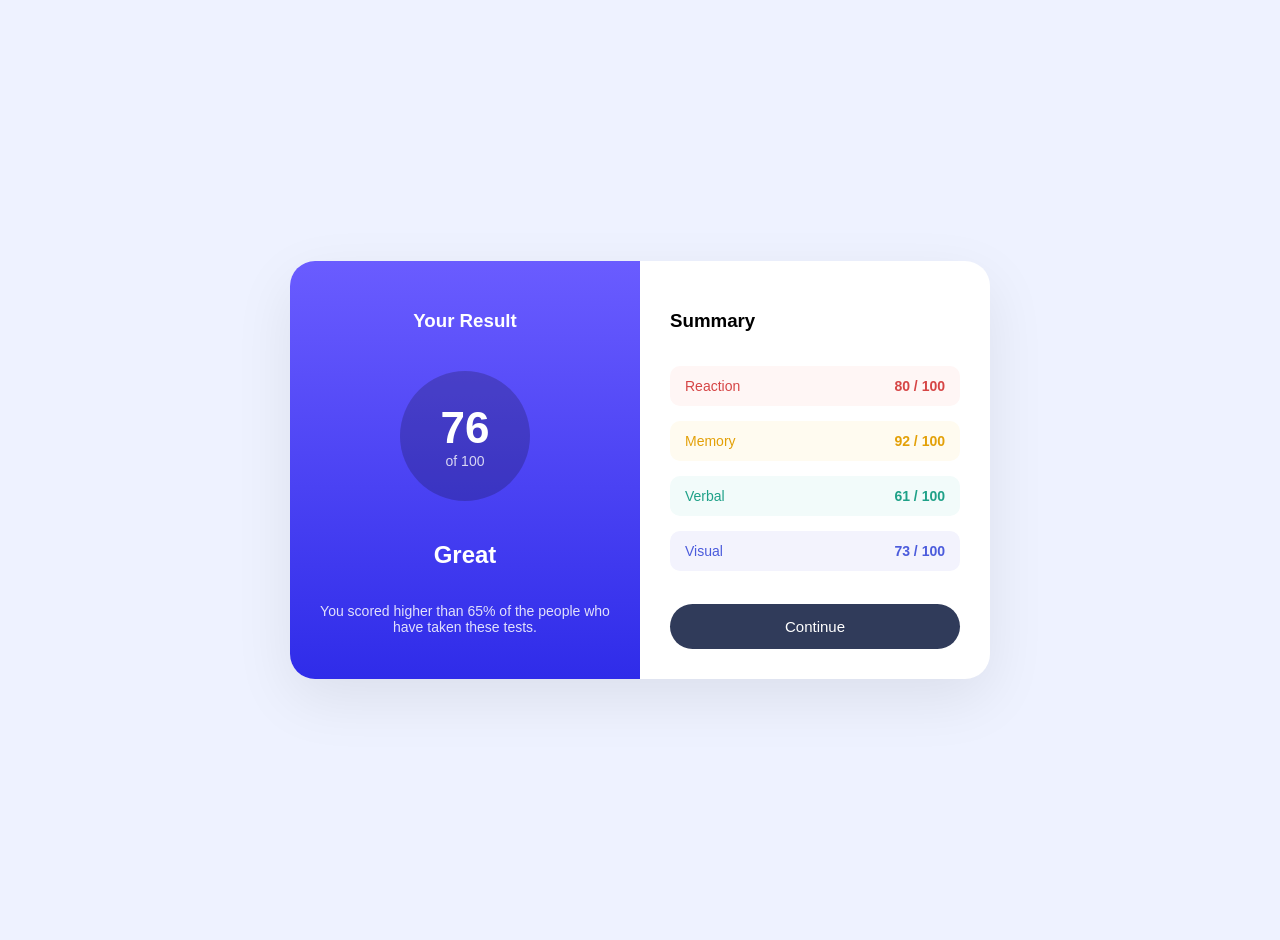
<file: Result summery component/index.html>
<!DOCTYPE html>
<html lang="en">
<head>
  <meta charset="UTF-8" />
  <meta name="viewport" content="width=device-width, initial-scale=1.0" />
  <title>Results Summary</title>
  <link rel="stylesheet" href="index.css" />
</head>
<body>
  <div class="container">
    <div class="card">

      <!-- LEFT -->
      <div class="card-left">
        <h3 class="muted">Your Result</h3>

        <div class="circle">
          <h1>76</h1>
          <span>of 100</span>
        </div>

        <h2>Great</h2>
        <p class="description">
          You scored higher than 65% of the people who have taken these tests.
        </p>
      </div>

      <!-- RIGHT -->
      <div class="card-right">
        <h3>Summary</h3>

        <div class="summary reaction">
          <span>Reaction</span>
          <strong>80 / 100</strong>
        </div>

        <div class="summary memory">
          <span>Memory</span>
          <strong>92 / 100</strong>
        </div>

        <div class="summary verbal">
          <span>Verbal</span>
          <strong>61 / 100</strong>
        </div>

        <div class="summary visual">
          <span>Visual</span>
          <strong>73 / 100</strong>
        </div>

        <button>Continue</button>
      </div>

    </div>
  </div>
</body>
</html>
</file>
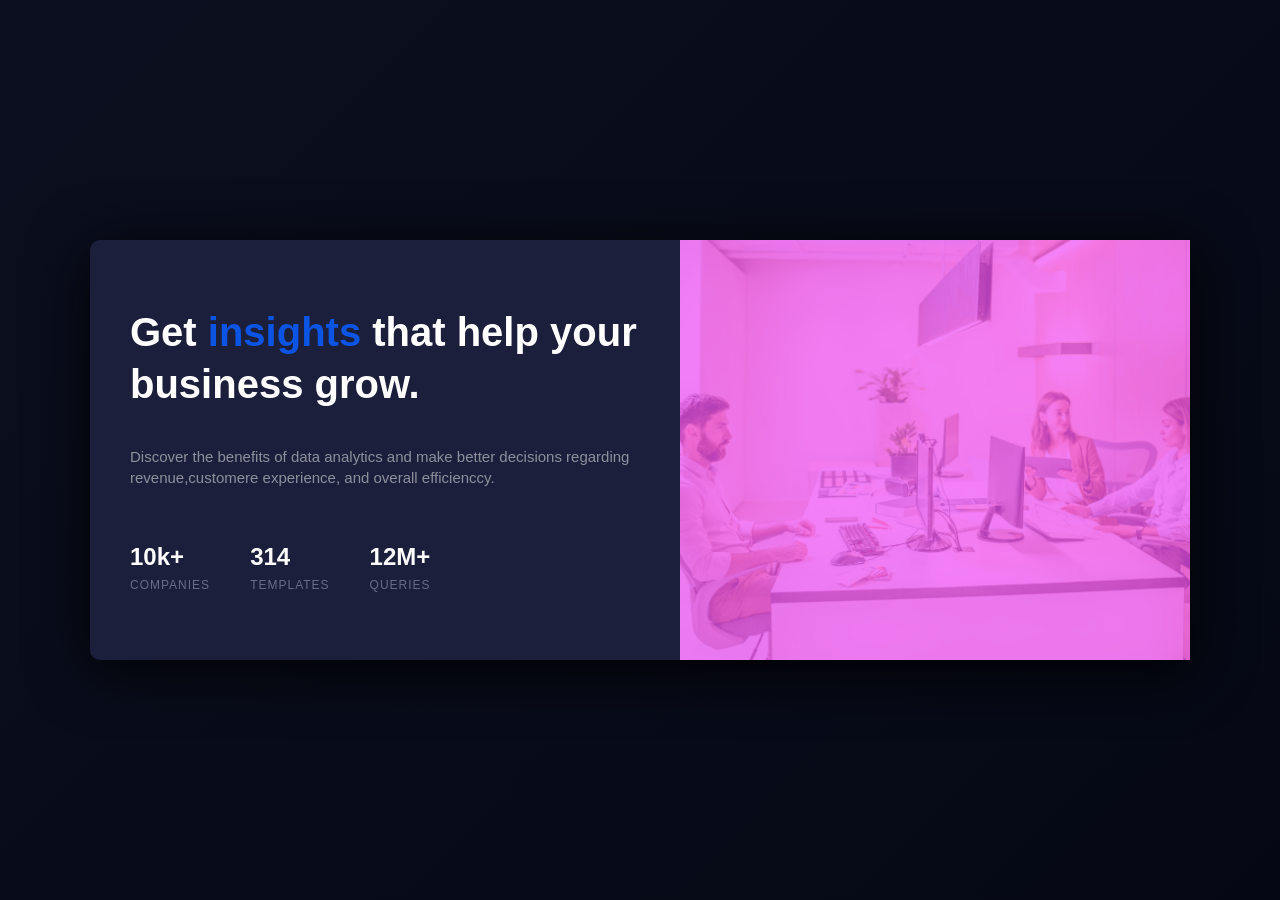
<file: Statsview/index.html>
<!DOCTYPE html>
<html lang="en">
<head>
    <meta charset="UTF-8">
    <meta name="viewport" content="width=device-width, initial-scale=1.0">
    <title>Stats Preview</title>
    <link rel="stylesheet" href="./index.css">
</head>
<body>
    <div class="container">
        <div class="card-left">
            <h1>Get <span>insights</span> that help your business grow.</h1>
            <p>Discover the benefits of data analytics and make better decisions regarding revenue,customere experience, and overall efficienccy.</p>
            
            <div class="card-bottom">
                <div class="content one">
                    <h2>10k+</h2>
                    <p>COMPANIES</p>
                </div>
                <div class="content two">
                    <h2>314</h2>
                    <p>TEMPLATES</p>
                </div>
                <div class="content three">
                    <h2>12M+</h2>
                    <p>QUERIES</p>
                </div>
            </div>

        </div>

        <div class="card-right">
        </div>
    </div>
</body>
</html>
</file>
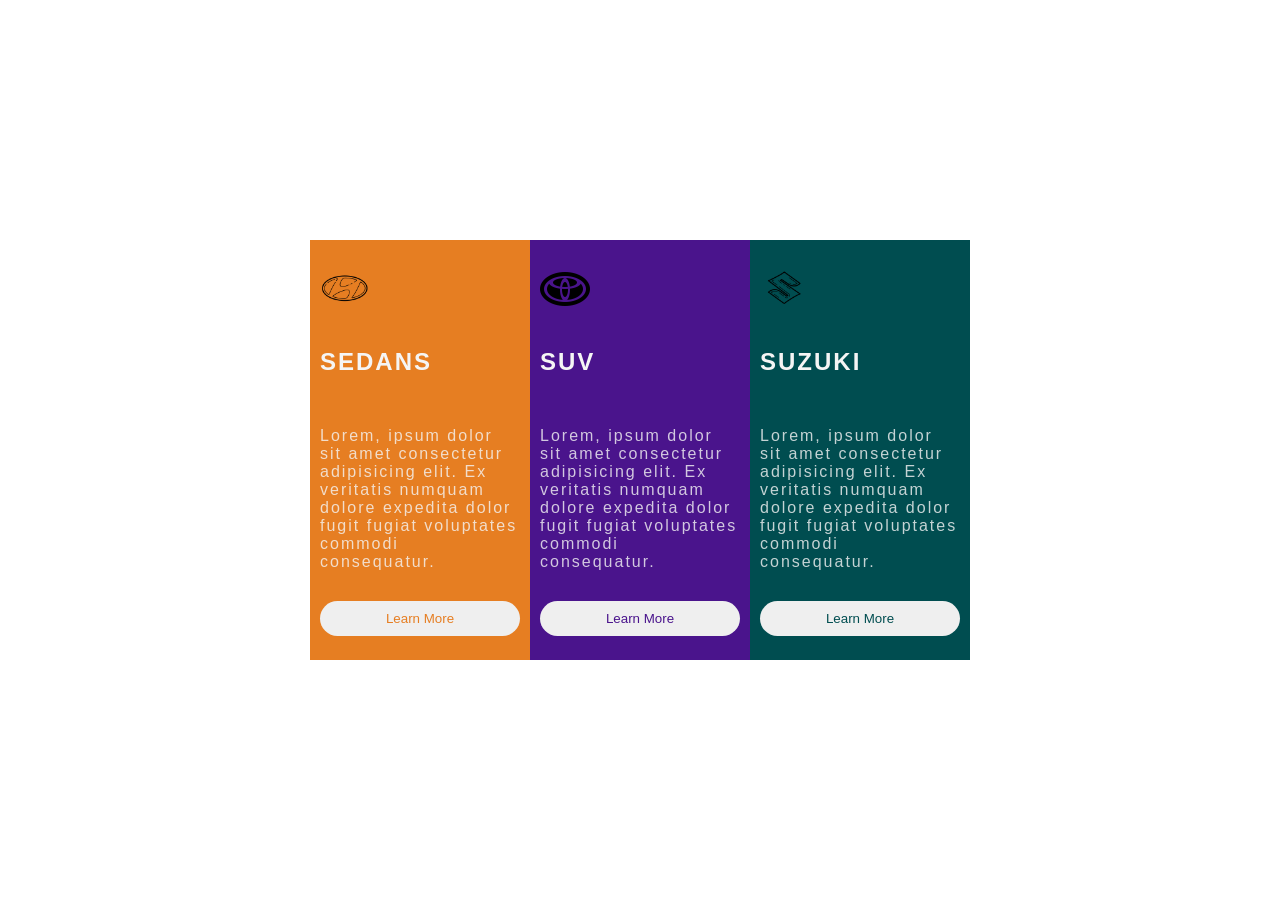
<file: 3Colpreview/3colPreview.html>
<!DOCTYPE html>
<html lang="en">
<head>
    <meta charset="UTF-8">
    <meta name="viewport" content="width=device-width, initial-scale=1.0">
    <title>3ColPreview</title>
    <link rel="stylesheet" href="./3colPreview.css">
</head>
<body>
    <div class="container">
        <div class="card c-1">
            <img src="./hy.png" alt="">
            <h2>SEDANS</h2>
            <p>Lorem, ipsum dolor sit amet consectetur adipisicing elit. Ex veritatis numquam dolore expedita dolor fugit fugiat voluptates commodi consequatur.</p>
            <button>Learn More</button>
        </div>
        <div class="card c-2">
            <img src="./suv.png" alt="">
            <h2>SUV</h2>
            <p>Lorem, ipsum dolor sit amet consectetur adipisicing elit. Ex veritatis numquam dolore expedita dolor fugit fugiat voluptates commodi consequatur.</p>
            <button>Learn More</button>
        </div>
        <div class="card c-3">
            <img src="./suzuki.png" alt="">
            <h2>SUZUKI</h2>
            <p>Lorem, ipsum dolor sit amet consectetur adipisicing elit. Ex veritatis numquam dolore expedita dolor fugit fugiat voluptates commodi consequatur.</p>
            <button>Learn More</button>
        </div>
    </div>
</body>
</html>
</file>
<file: Result summery component/index.css>
body {
  margin: 0;
  background-color: #eef2ff;
  font-family: Arial, sans-serif;
}

.container {
  min-height: 100vh;
  display: flex;
  justify-content: center;
  align-items: center;
  padding: 20px;
}


.card {
  width: 100%;
  max-width: 700px;
  background-color: white;
  display: flex;
  border-radius: 25px;
  overflow: hidden;
  box-shadow: 0 20px 60px rgba(0,0,0,0.08);
}


.card-left {
  flex: 1;
  background: linear-gradient(to bottom, #6a5cff, #2f2ce9);
  color: white;
  padding: 30px;
  text-align: center;

  display: flex;
  flex-direction: column;
  justify-content: center;
}


.card-right {
  flex: 1;
  padding: 30px;

  display: flex;
  flex-direction: column;
  gap: 15px;
}


.circle {
  width: 130px;
  height: 130px;
  margin: 20px auto;
  border-radius: 50%;
  background: rgba(0,0,0,0.2);

  display: flex;
  flex-direction: column;
  justify-content: center;
  align-items: center;
}

.circle h1 {
  margin: 0;
  font-size: 44px;
}

.circle span {
  font-size: 14px;
  opacity: 0.8;
}

.description {
  font-size: 14px;
  opacity: 0.85;
}

.summary {
  display: flex;
  justify-content: space-between;
  padding: 12px 15px;
  border-radius: 10px;
  font-size: 14px;
}

.reaction { background-color: #fff6f5; color: #d64545; }
.memory { background-color: #fffbf0; color: #e3a008; }
.verbal { background-color: #f2fbfa; color: #1fa188; }
.visual { background-color: #f3f3fd; color: #4b5bdc; }

button {
  margin-top: auto;
  padding: 14px;
  border: none;
  border-radius: 25px;
  background-color: #303b5a;
  color: white;
  cursor: pointer;
  font-size: 15px;
}


@media (max-width: 768px) {

  .card {
    flex-direction: column;
    max-width: 400px;
  }

  .card-left,
  .card-right {
    padding: 25px;
  }

  .circle {
    width: 110px;
    height: 110px;
  }

  .circle h1 {
    font-size: 36px;
  }
}
</file>
<file: Statsview/index.css>
* {
  margin: 0;
  padding: 0;
  box-sizing: border-box;
  font-family: Arial, Helvetica, sans-serif;
}

body {
  height: 100vh;
  display: flex;
  align-items: center;
  justify-content: center;
  background: linear-gradient(135deg, #0b0f1f, #050814);
}

.container {
  width: 1100px;
  height: 420px;
  display: flex;
  background: #1b1f3b;
  border-radius: 10px;
  box-shadow: 0 10px 60px rgba(0, 0, 0, 0.9);
}

.card-left {
  flex: 1;
  padding: 40px;
  display: flex;
  flex-direction: column;
  justify-content: space-evenly;
}


.card-left h1 {
  font-size: 40px;
  line-height: 1.3;
  color: #ffffff;
}

.card-left h1 span {
  color: #0c54e3;
}


.card-left p {
  margin-top: 10px;
  color: #fff;
  opacity: 0.5;
  font-size: 15px;
  line-height: 1.4;
}

.card-bottom {
  display: flex;
  gap: 40px;
  margin-top: 30px;
}

.card-bottom h2 {
  color: #ffffff;
  font-size: 24px;
}

.card-bottom p {
  font-size: 12px;
  letter-spacing: 1px;
  color: #b5b8d4;
  margin-top: 6px;
}

.card-right {
  flex: 1;
  position: relative;
  background-image: url("./image.png");
  background-size: cover;
  background-position: center;
}


.card-right::after {
  content: "";
  position: absolute;
  inset: 0;
  background: rgba(242, 85, 247, 0.737);
}



@media (max-width: 768px) {

  body {
    height: auto;
    padding: 20px;
  }

  .container {
    flex-direction: column;
    max-width: 400px;
  }

  .card-left {
    padding: 30px 20px;
    text-align: center;
  }

  .card-left h1 {
    font-size: 28px;
  }

  .card-left p {
    font-size: 14px;
  }

  .card-bottom {
    justify-content: center;
    gap: 25px;
    flex-wrap: wrap;
  }

  .card-right {
    aspect-ratio: 16 / 9;
    width: 100%;
  }
}
</file>
<file: 3Colpreview/3colPreview.css>
body{
    padding: 0px;
    margin: 0px;
}

.container{
    display: flex;
    align-items: center;
    justify-content: center;
    width: 100vw;
    height: 100vh;
    font-family: Arial, Helvetica, sans-serif;
}

.card{
    display:flex;
    flex-direction: column;
    justify-content: space-evenly;
    height: 400px;
    width: 200px;
    padding: 10px;
    color: rgb(245, 245, 245);
    letter-spacing: 2px;
}

img{
    height: 50px;
    width: 50px;
}

p{
    opacity: 0.8;
}

.c-1{
    background-color: rgba(230, 126, 34, 1);
}

.c-2{
    background-color: rgba(74, 20, 140, 1);
}

.c-3{
    background-color: rgba(0, 77, 80, 1);
}


button{
    border-radius: 20px;
    border: none;
    padding:10px;
    cursor: pointer;
}

.c-1 button{
    color: rgba(230, 126, 34, 1);
}

.c-2 button{
    color: rgba(74, 20, 140, 1);
}

.c-3 button{
    color: rgba(0, 77, 80, 1);
}

@media (max-width: 768px) {
    .container {
        flex-direction: column;
        padding: 20px;
        gap: 10px;
    }

    .card {
        width: 100%;
        max-width: 350px;
    }
}
</file>
